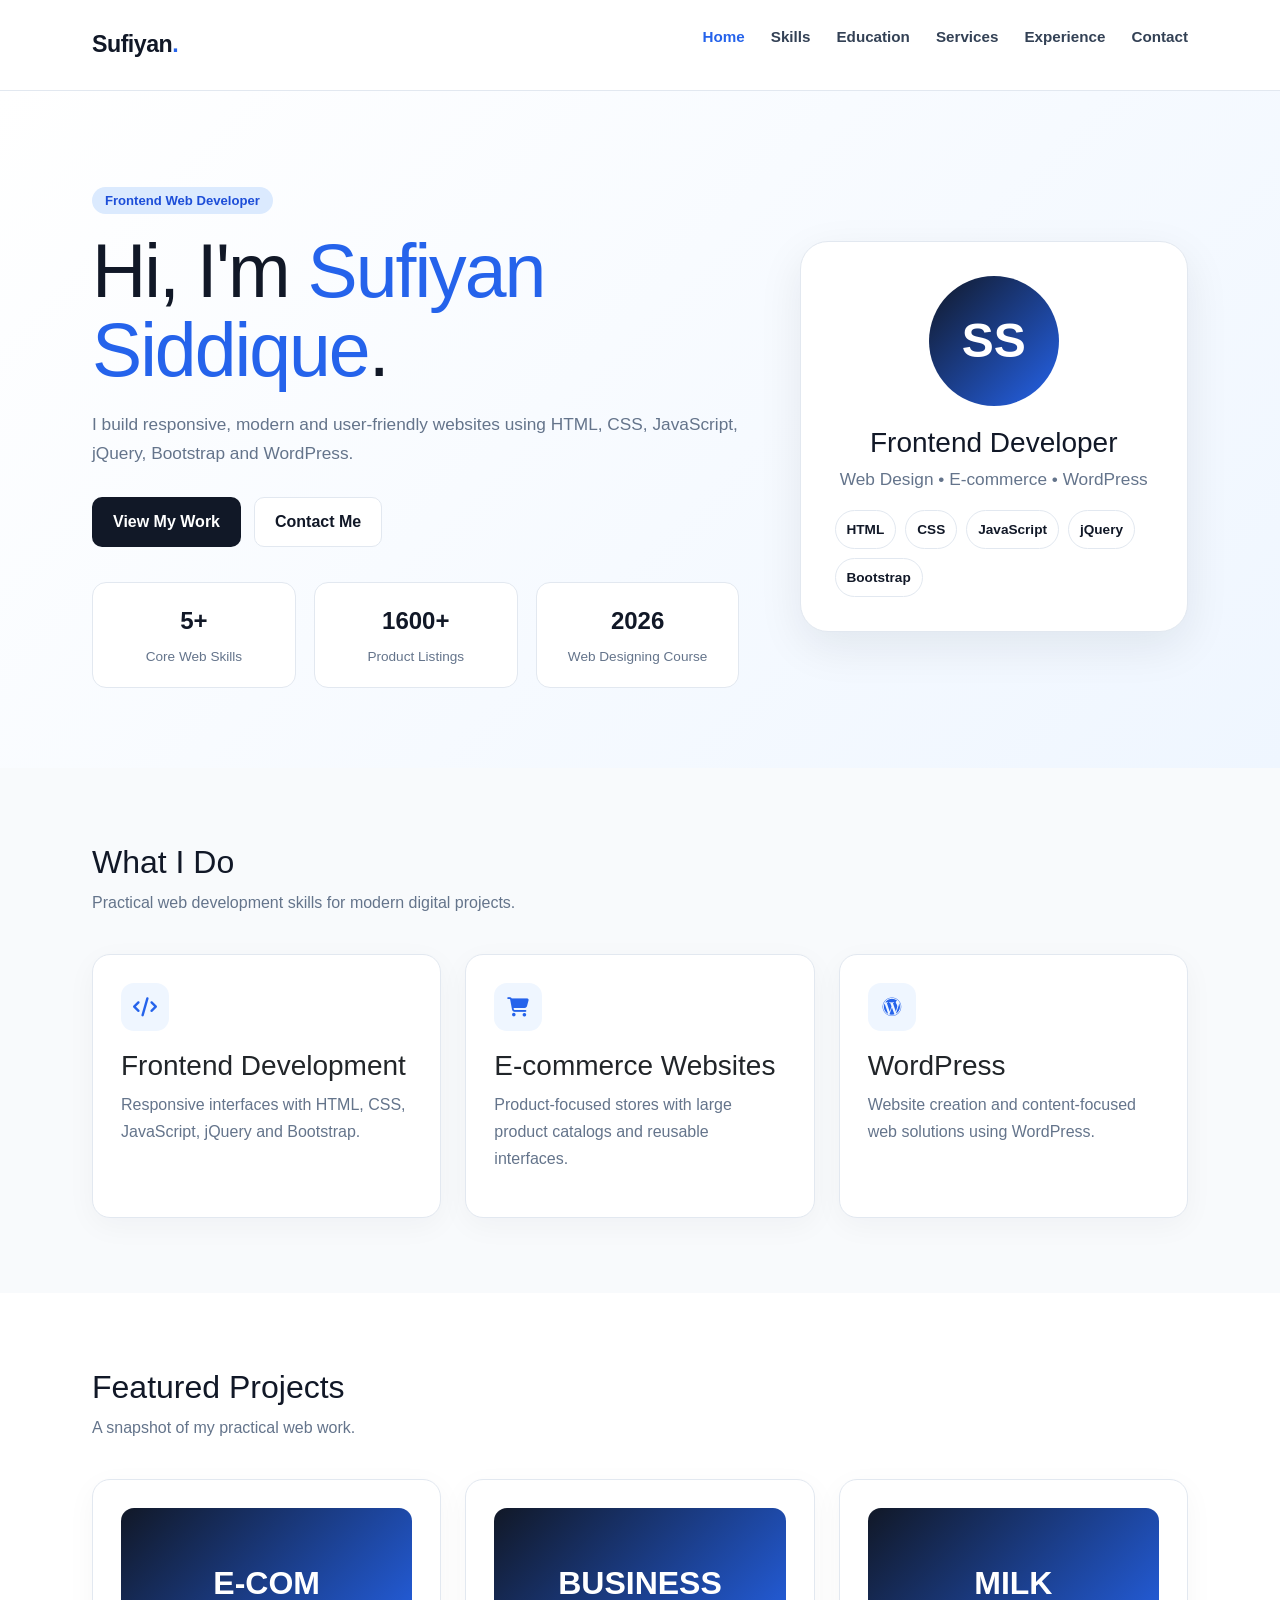
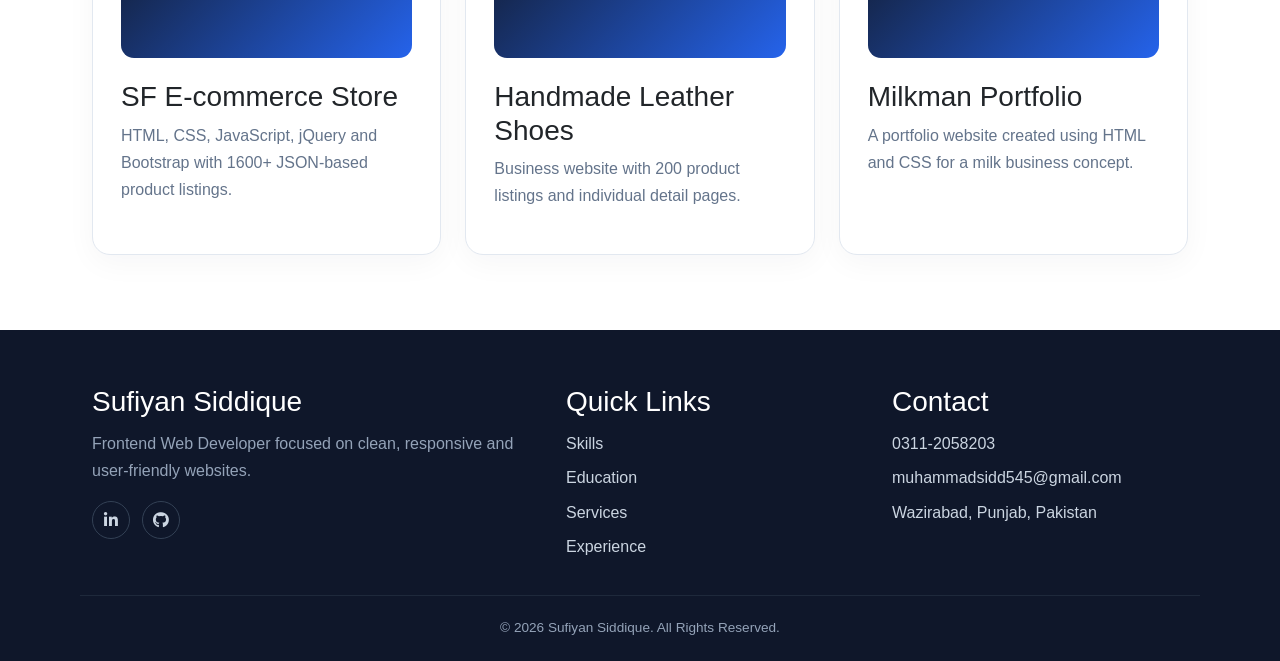
<file: index.html>
<!DOCTYPE html>
<html lang="en">
<head>
<meta charset="UTF-8">
<meta name="viewport" content="width=device-width, initial-scale=1.0">
<meta name="description" content="Sufiyan Siddique - Frontend Web Developer Portfolio">
<title>Home | Sufiyan Siddique</title>
<link rel="preconnect" href="https://fonts.googleapis.com">
<link rel="stylesheet" href="https://cdnjs.cloudflare.com/ajax/libs/font-awesome/6.7.2/css/all.min.css">
<link href="https://cdn.jsdelivr.net/npm/bootstrap@5.3.3/dist/css/bootstrap.min.css" rel="stylesheet">
<link rel="stylesheet" href="css/style.css">
</head>
<body data-page="home">
<nav class="navbar">
 <div class="container nav-inner">
  <a class="logo" href="index.html">Sufiyan<span>.</span></a>
  <button class="menu-btn" id="menuBtn" aria-label="Open menu"><i class="fa-solid fa-bars"></i></button>
  <ul class="nav-links">
   <li><a data-page="home" href="index.html">Home</a></li>
   <li><a data-page="skills" href="skills.html">Skills</a></li>
   <li><a data-page="education" href="education.html">Education</a></li>
   <li><a data-page="services" href="services.html">Services</a></li>
   <li><a data-page="experience" href="experience.html">Experience</a></li>
   <li><a data-page="contact" href="contact.html">Contact</a></li>
  </ul>
 </div>
</nav>

<main>
<section class="hero">
 <div class="container hero-grid">
  <div>
   <span class="badge">Frontend Web Developer</span>
   <h1>Hi, I'm <span>Sufiyan Siddique</span>.</h1>
   <p>I build responsive, modern and user-friendly websites using HTML, CSS, JavaScript, jQuery, Bootstrap and WordPress.</p>
   <div class="btns"><a class="btn btn-primary" href="experience.html">View My Work</a><a class="btn btn-outline" href="contact.html">Contact Me</a></div>
   <div class="quick"><div><strong>5+</strong><span>Core Web Skills</span></div><div><strong>1600+</strong><span>Product Listings</span></div><div><strong>2026</strong><span>Web Designing Course</span></div></div>
  </div>
  <div class="hero-card"><div class="avatar">SS</div><h3>Frontend Developer</h3><p>Web Design • E-commerce • WordPress</p><div class="tags"><span class="tag">HTML</span><span class="tag">CSS</span><span class="tag">JavaScript</span><span class="tag">jQuery</span><span class="tag">Bootstrap</span></div></div>
 </div>
</section>
<section class="section">
 <div class="container">
  <div class="section-title"><h2>What I Do</h2><p>Practical web development skills for modern digital projects.</p></div>
  <div class="grid-3">
   <div class="card"><div class="icon"><i class="fa-solid fa-code"></i></div><h3>Frontend Development</h3><p>Responsive interfaces with HTML, CSS, JavaScript, jQuery and Bootstrap.</p></div>
   <div class="card"><div class="icon"><i class="fa-solid fa-cart-shopping"></i></div><h3>E-commerce Websites</h3><p>Product-focused stores with large product catalogs and reusable interfaces.</p></div>
   <div class="card"><div class="icon"><i class="fa-brands fa-wordpress"></i></div><h3>WordPress</h3><p>Website creation and content-focused web solutions using WordPress.</p></div>
  </div>
 </div>
</section>
<section class="section alt">
 <div class="container">
  <div class="section-title"><h2>Featured Projects</h2><p>A snapshot of my practical web work.</p></div>
  <div class="grid-3">
   <div class="card project"><div class="project-top">E-COM</div><h3>SF E-commerce Store</h3><p>HTML, CSS, JavaScript, jQuery and Bootstrap with 1600+ JSON-based product listings.</p></div>
   <div class="card project"><div class="project-top">BUSINESS</div><h3>Handmade Leather Shoes</h3><p>Business website with 200 product listings and individual detail pages.</p></div>
   <div class="card project"><div class="project-top">MILK</div><h3>Milkman Portfolio</h3><p>A portfolio website created using HTML and CSS for a milk business concept.</p></div>
  </div>
 </div>
</section>
</main><footer class="footer">
 <div class="container footer-grid">
  <div>
   <h3>Sufiyan Siddique</h3>
   <p>Frontend Web Developer focused on clean, responsive and user-friendly websites.</p>
   <div class="social">
    <a href="https://www.linkedin.com/in/sufiyan-siddique-10466743a" target="_blank" aria-label="LinkedIn"><i class="fa-brands fa-linkedin-in"></i></a>
    <a href="https://github.com/Sufiyansiddiquemaher" target="_blank" aria-label="GitHub"><i class="fa-brands fa-github"></i></a>
   </div>
  </div>
  <div>
   <h3>Quick Links</h3>
   <div class="footer-links">
    <a href="skills.html">Skills</a><a href="education.html">Education</a><a href="services.html">Services</a><a href="experience.html">Experience</a>
   </div>
  </div>
  <div>
   <h3>Contact</h3>
   <div class="footer-links"><a href="tel:03112058203">0311-2058203</a><a href="mailto:muhammadsidd545@gmail.com">muhammadsidd545@gmail.com</a><span>Wazirabad, Punjab, Pakistan</span></div>
  </div>
 </div>
 <div class="container copyright">© <span id="year"></span> Sufiyan Siddique. All Rights Reserved.</div>
</footer>
<script src="https://code.jquery.com/jquery-3.7.1.min.js"></script>
<script src="js/script.js"></script>
</body>
</html>
</file>
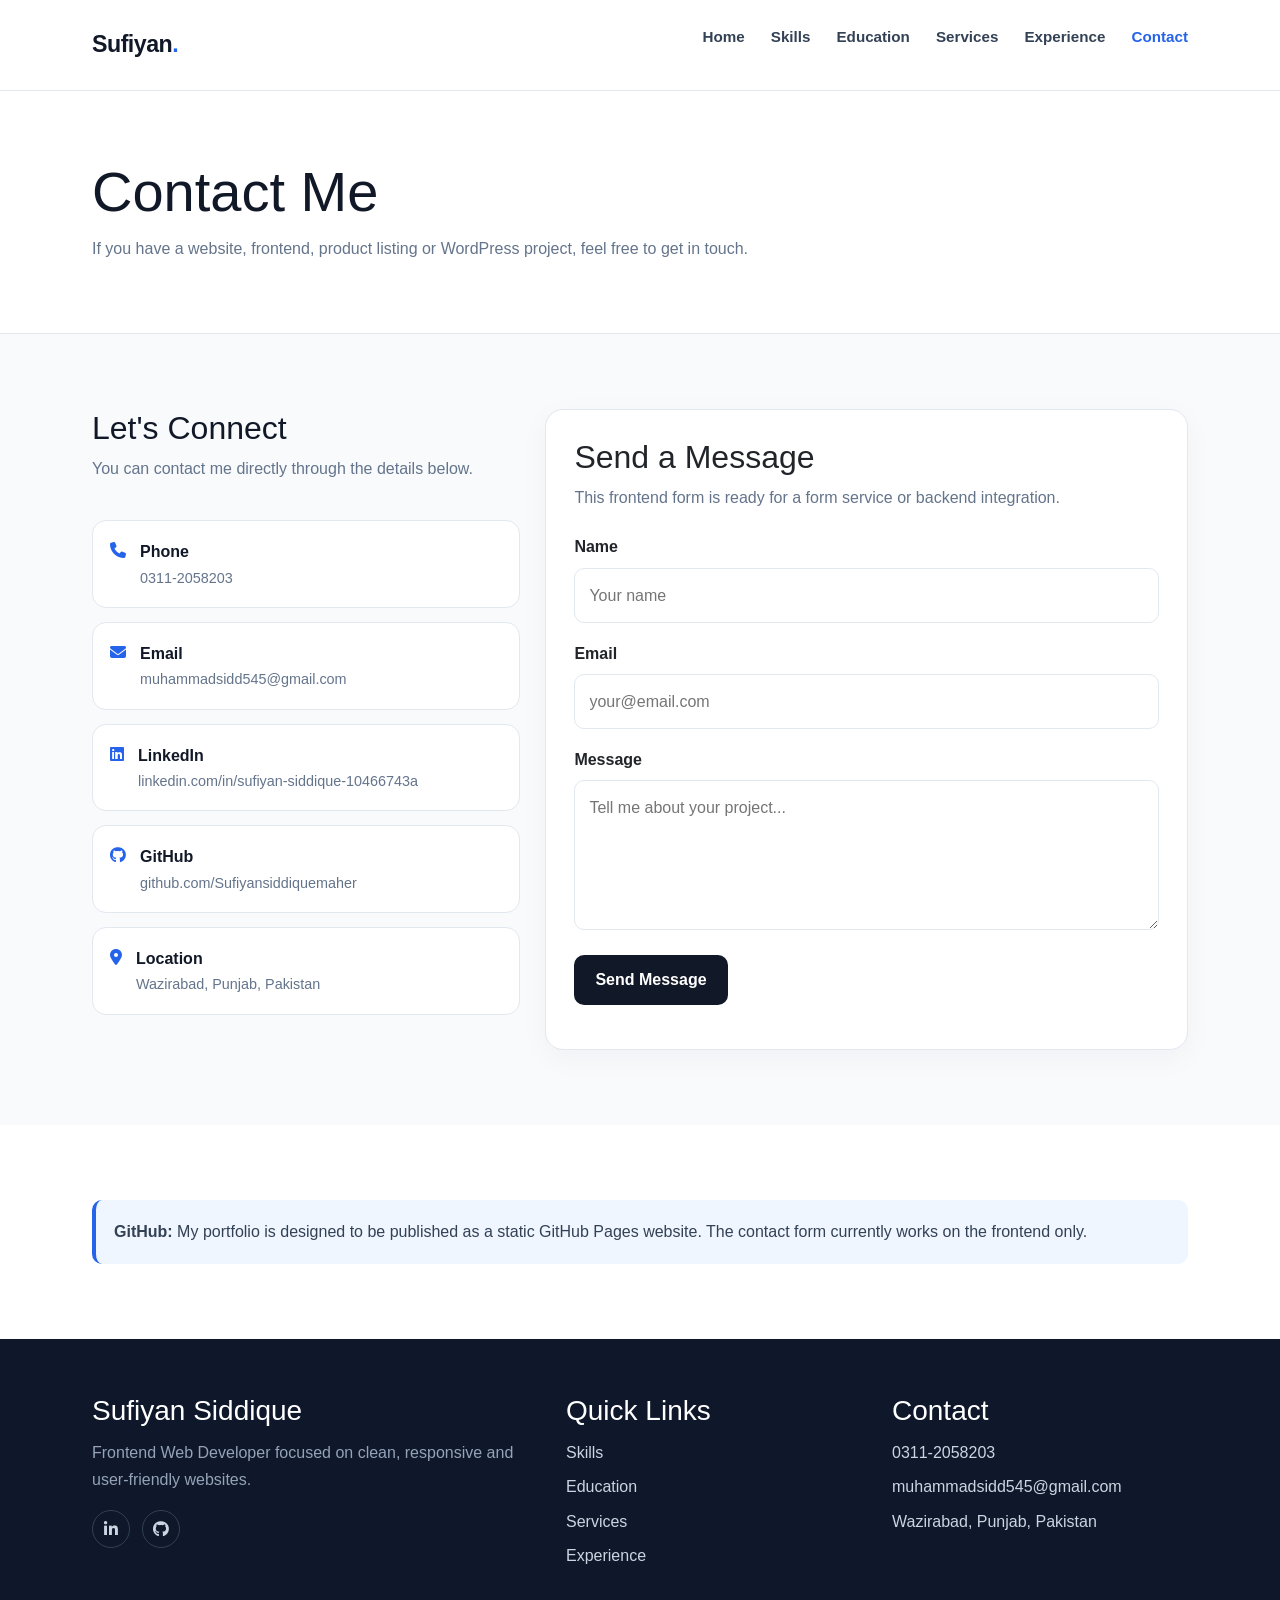
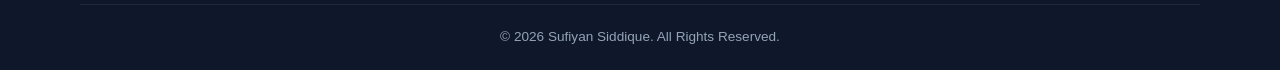
<file: contact.html>
<!DOCTYPE html>
<html lang="en">
<head>
<meta charset="UTF-8">
<meta name="viewport" content="width=device-width, initial-scale=1.0">
<meta name="description" content="Sufiyan Siddique - Frontend Web Developer Portfolio">
<title>Contact | Sufiyan Siddique</title>
<link rel="preconnect" href="https://fonts.googleapis.com">
<link rel="stylesheet" href="https://cdnjs.cloudflare.com/ajax/libs/font-awesome/6.7.2/css/all.min.css">
<link href="https://cdn.jsdelivr.net/npm/bootstrap@5.3.3/dist/css/bootstrap.min.css" rel="stylesheet">
<link rel="stylesheet" href="css/style.css">
</head>
<body data-page="contact">
<nav class="navbar">
 <div class="container nav-inner">
  <a class="logo" href="index.html">Sufiyan<span>.</span></a>
  <button class="menu-btn" id="menuBtn" aria-label="Open menu"><i class="fa-solid fa-bars"></i></button>
  <ul class="nav-links">
   <li><a data-page="home" href="index.html">Home</a></li>
   <li><a data-page="skills" href="skills.html">Skills</a></li>
   <li><a data-page="education" href="education.html">Education</a></li>
   <li><a data-page="services" href="services.html">Services</a></li>
   <li><a data-page="experience" href="experience.html">Experience</a></li>
   <li><a data-page="contact" href="contact.html">Contact</a></li>
  </ul>
 </div>
</nav>

<main>
<section class="page-head"><div class="container"><h1>Contact Me</h1><p>If you have a website, frontend, product listing or WordPress project, feel free to get in touch.</p></div></section>
<section class="section"><div class="container contact-grid">
 <div>
  <div class="section-title"><h2>Let's Connect</h2><p>You can contact me directly through the details below.</p></div>
  <div class="contact-list">
   <a class="contact-item" href="tel:03112058203"><i class="fa-solid fa-phone"></i><div><strong>Phone</strong><span>0311-2058203</span></div></a>
   <a class="contact-item" href="mailto:muhammadsidd545@gmail.com"><i class="fa-solid fa-envelope"></i><div><strong>Email</strong><span>muhammadsidd545@gmail.com</span></div></a>
   <a class="contact-item" href="https://www.linkedin.com/in/sufiyan-siddique-10466743a" target="_blank"><i class="fa-brands fa-linkedin"></i><div><strong>LinkedIn</strong><span>linkedin.com/in/sufiyan-siddique-10466743a</span></div></a>
   <a class="contact-item" href="https://github.com/Sufiyansiddiquemaher" target="_blank"><i class="fa-brands fa-github"></i><div><strong>GitHub</strong><span>github.com/Sufiyansiddiquemaher</span></div></a>
   <div class="contact-item"><i class="fa-solid fa-location-dot"></i><div><strong>Location</strong><span>Wazirabad, Punjab, Pakistan</span></div></div>
  </div>
 </div>
 <div class="card">
  <h2>Send a Message</h2><p style="color:#64748b;margin-bottom:22px">This frontend form is ready for a form service or backend integration.</p>
  <form id="contactForm">
   <div class="form-group"><label for="name">Name</label><input id="name" type="text" placeholder="Your name" required></div>
   <div class="form-group"><label for="email">Email</label><input id="email" type="email" placeholder="your@email.com" required></div>
   <div class="form-group"><label for="message">Message</label><textarea id="message" placeholder="Tell me about your project..." required></textarea></div>
   <button class="btn btn-primary" type="submit">Send Message</button>
   <p id="formMessage" style="color:#2563eb;margin-top:14px"></p>
  </form>
 </div>
</div></section>
<section class="section alt"><div class="container"><div class="notice"><strong>GitHub:</strong> My portfolio is designed to be published as a static GitHub Pages website. The contact form currently works on the frontend only.</div></div></section>
</main><footer class="footer">
 <div class="container footer-grid">
  <div>
   <h3>Sufiyan Siddique</h3>
   <p>Frontend Web Developer focused on clean, responsive and user-friendly websites.</p>
   <div class="social">
    <a href="https://www.linkedin.com/in/sufiyan-siddique-10466743a" target="_blank" aria-label="LinkedIn"><i class="fa-brands fa-linkedin-in"></i></a>
    <a href="https://github.com/Sufiyansiddiquemaher" target="_blank" aria-label="GitHub"><i class="fa-brands fa-github"></i></a>
   </div>
  </div>
  <div>
   <h3>Quick Links</h3>
   <div class="footer-links">
    <a href="skills.html">Skills</a><a href="education.html">Education</a><a href="services.html">Services</a><a href="experience.html">Experience</a>
   </div>
  </div>
  <div>
   <h3>Contact</h3>
   <div class="footer-links"><a href="tel:03112058203">0311-2058203</a><a href="mailto:muhammadsidd545@gmail.com">muhammadsidd545@gmail.com</a><span>Wazirabad, Punjab, Pakistan</span></div>
  </div>
 </div>
 <div class="container copyright">© <span id="year"></span> Sufiyan Siddique. All Rights Reserved.</div>
</footer>
<script src="https://code.jquery.com/jquery-3.7.1.min.js"></script>
<script src="js/script.js"></script>
</body>
</html>
</file>
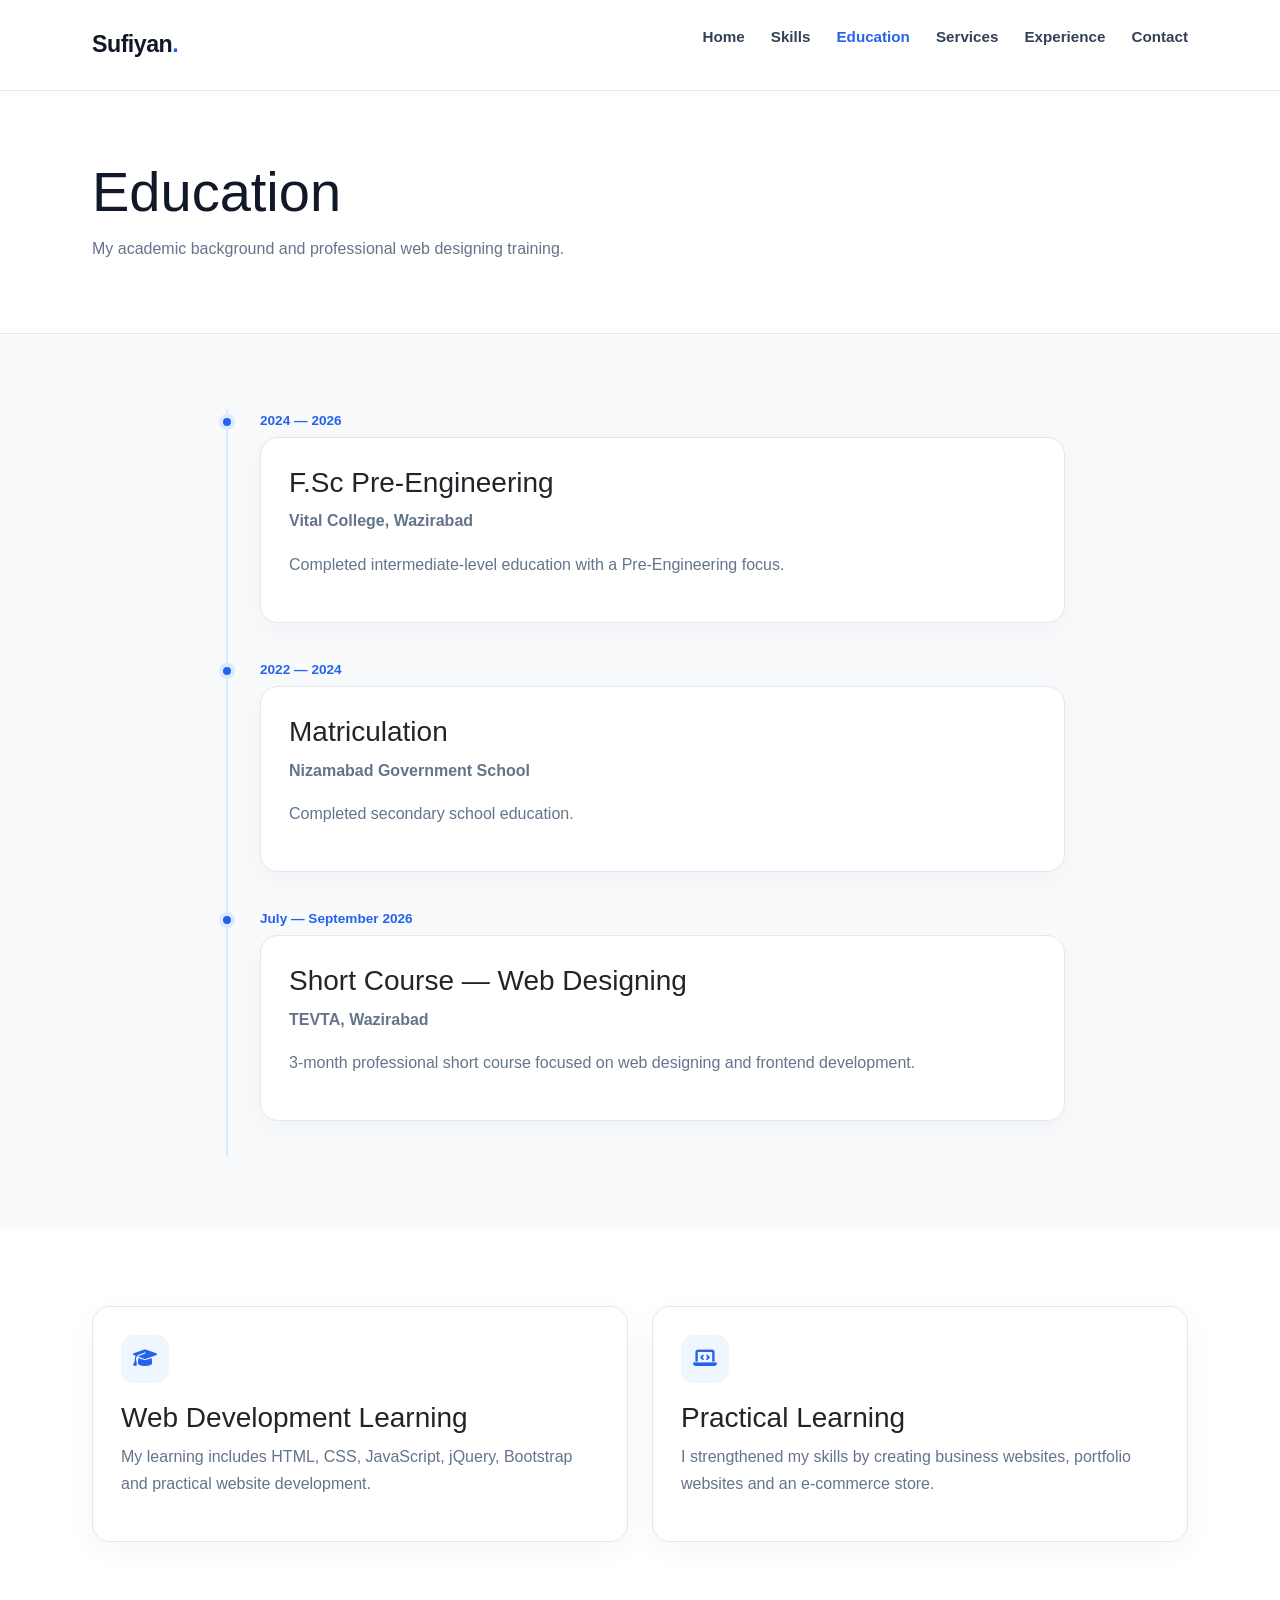
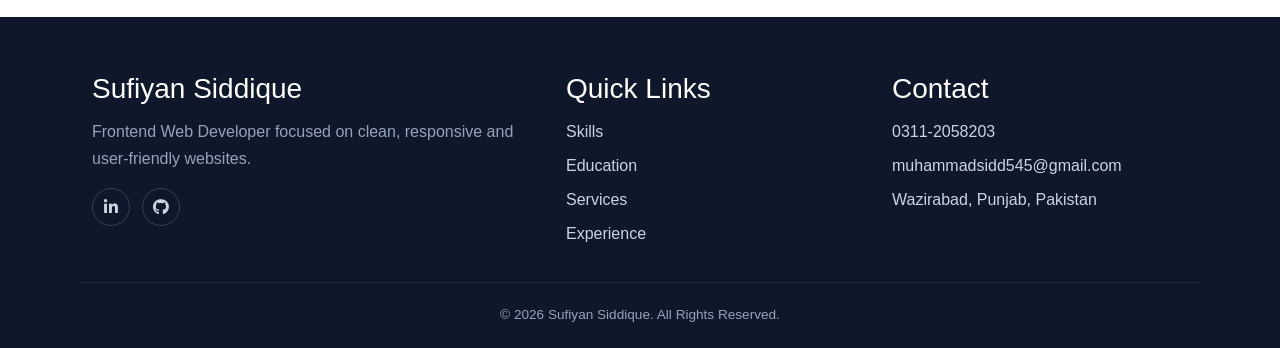
<file: education.html>
<!DOCTYPE html>
<html lang="en">
<head>
<meta charset="UTF-8">
<meta name="viewport" content="width=device-width, initial-scale=1.0">
<meta name="description" content="Sufiyan Siddique - Frontend Web Developer Portfolio">
<title>Education | Sufiyan Siddique</title>
<link rel="preconnect" href="https://fonts.googleapis.com">
<link rel="stylesheet" href="https://cdnjs.cloudflare.com/ajax/libs/font-awesome/6.7.2/css/all.min.css">
<link href="https://cdn.jsdelivr.net/npm/bootstrap@5.3.3/dist/css/bootstrap.min.css" rel="stylesheet">
<link rel="stylesheet" href="css/style.css">
</head>
<body data-page="education">
<nav class="navbar">
 <div class="container nav-inner">
  <a class="logo" href="index.html">Sufiyan<span>.</span></a>
  <button class="menu-btn" id="menuBtn" aria-label="Open menu"><i class="fa-solid fa-bars"></i></button>
  <ul class="nav-links">
   <li><a data-page="home" href="index.html">Home</a></li>
   <li><a data-page="skills" href="skills.html">Skills</a></li>
   <li><a data-page="education" href="education.html">Education</a></li>
   <li><a data-page="services" href="services.html">Services</a></li>
   <li><a data-page="experience" href="experience.html">Experience</a></li>
   <li><a data-page="contact" href="contact.html">Contact</a></li>
  </ul>
 </div>
</nav>

<main>
<section class="page-head"><div class="container"><h1>Education</h1><p>My academic background and professional web designing training.</p></div></section>
<section class="section">
 <div class="container">
  <div class="timeline">
   <div class="timeline-item"><span class="dot"></span><div class="date">2024 — 2026</div><div class="card"><h3>F.Sc Pre-Engineering</h3><p><strong>Vital College, Wazirabad</strong></p><p>Completed intermediate-level education with a Pre-Engineering focus.</p></div></div>
   <div class="timeline-item"><span class="dot"></span><div class="date">2022 — 2024</div><div class="card"><h3>Matriculation</h3><p><strong>Nizamabad Government School</strong></p><p>Completed secondary school education.</p></div></div>
   <div class="timeline-item"><span class="dot"></span><div class="date">July — September 2026</div><div class="card"><h3>Short Course — Web Designing</h3><p><strong>TEVTA, Wazirabad</strong></p><p>3-month professional short course focused on web designing and frontend development.</p></div></div>
  </div>
 </div>
</section>
<section class="section alt"><div class="container grid-2"><div class="card"><div class="icon"><i class="fa-solid fa-graduation-cap"></i></div><h3>Web Development Learning</h3><p>My learning includes HTML, CSS, JavaScript, jQuery, Bootstrap and practical website development.</p></div><div class="card"><div class="icon"><i class="fa-solid fa-laptop-code"></i></div><h3>Practical Learning</h3><p>I strengthened my skills by creating business websites, portfolio websites and an e-commerce store.</p></div></div></section>
</main><footer class="footer">
 <div class="container footer-grid">
  <div>
   <h3>Sufiyan Siddique</h3>
   <p>Frontend Web Developer focused on clean, responsive and user-friendly websites.</p>
   <div class="social">
    <a href="https://www.linkedin.com/in/sufiyan-siddique-10466743a" target="_blank" aria-label="LinkedIn"><i class="fa-brands fa-linkedin-in"></i></a>
    <a href="https://github.com/Sufiyansiddiquemaher" target="_blank" aria-label="GitHub"><i class="fa-brands fa-github"></i></a>
   </div>
  </div>
  <div>
   <h3>Quick Links</h3>
   <div class="footer-links">
    <a href="skills.html">Skills</a><a href="education.html">Education</a><a href="services.html">Services</a><a href="experience.html">Experience</a>
   </div>
  </div>
  <div>
   <h3>Contact</h3>
   <div class="footer-links"><a href="tel:03112058203">0311-2058203</a><a href="mailto:muhammadsidd545@gmail.com">muhammadsidd545@gmail.com</a><span>Wazirabad, Punjab, Pakistan</span></div>
  </div>
 </div>
 <div class="container copyright">© <span id="year"></span> Sufiyan Siddique. All Rights Reserved.</div>
</footer>
<script src="https://code.jquery.com/jquery-3.7.1.min.js"></script>
<script src="js/script.js"></script>
</body>
</html>
</file>
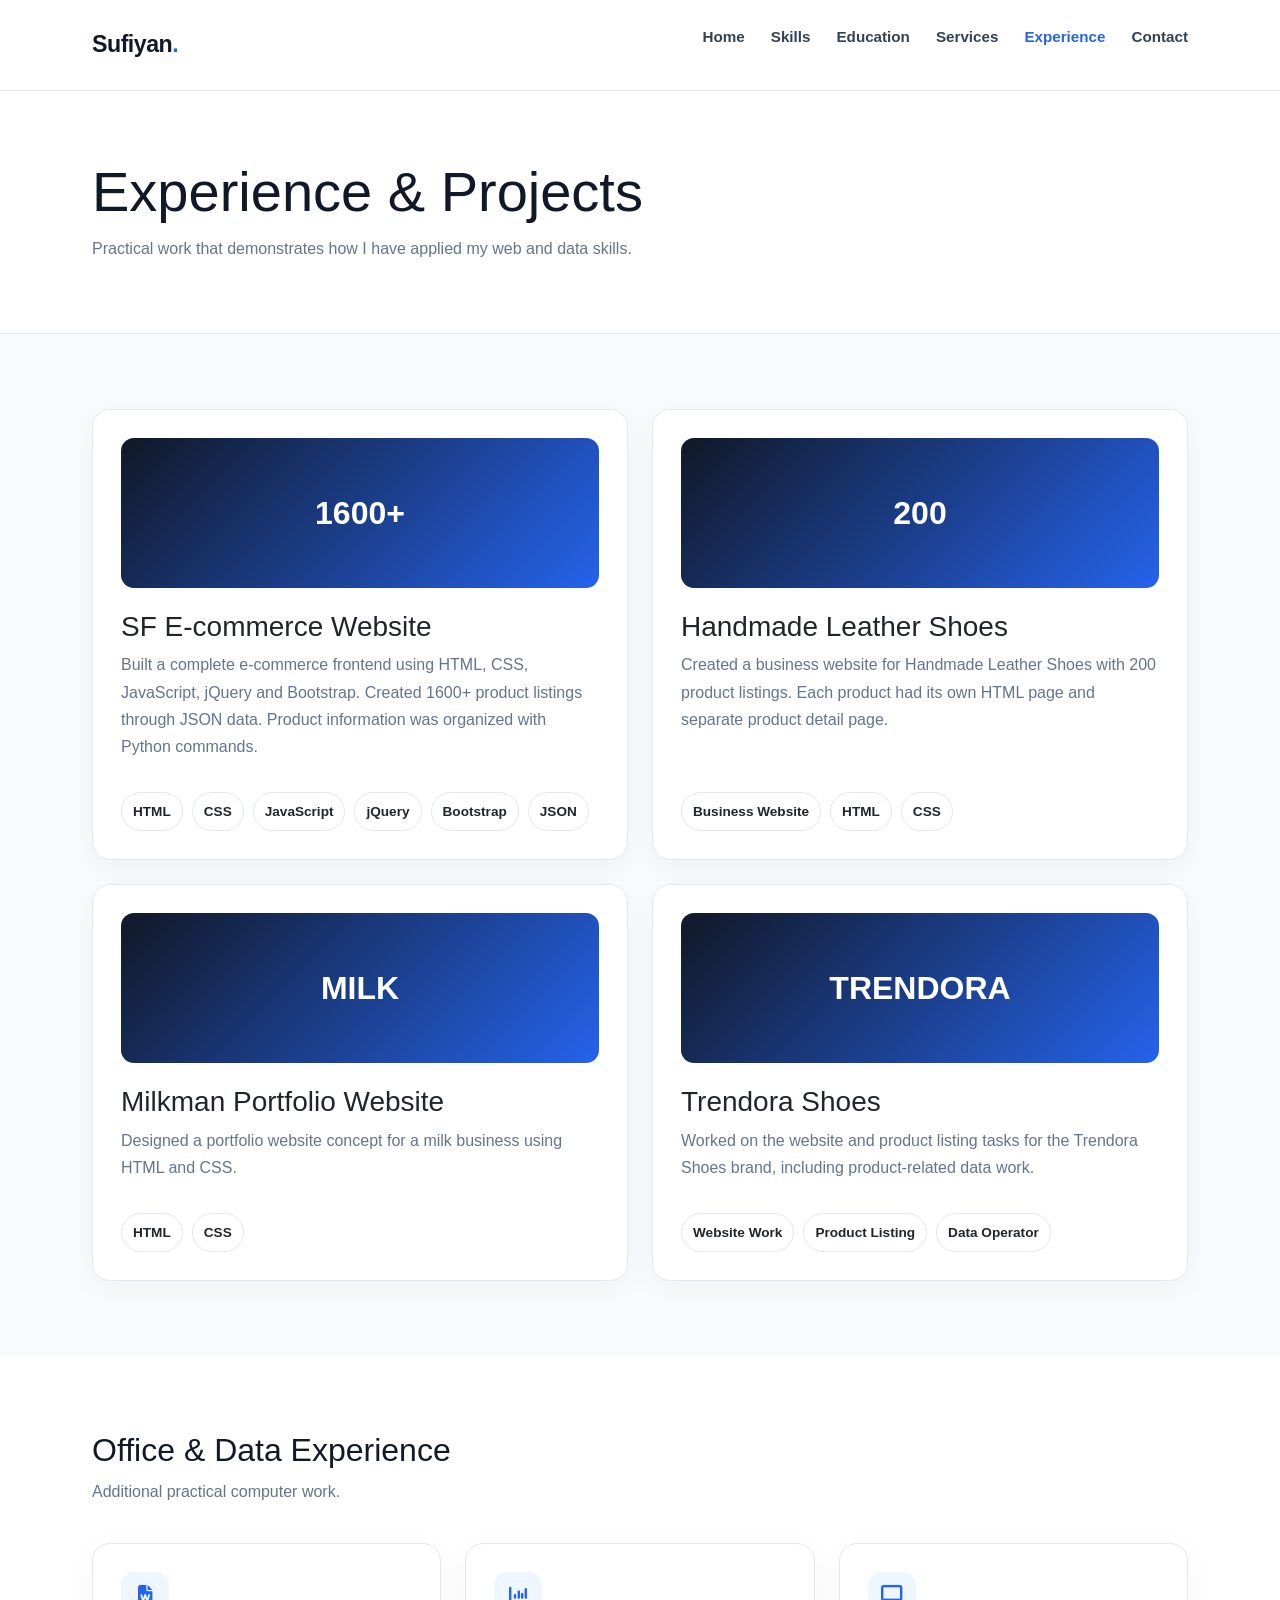
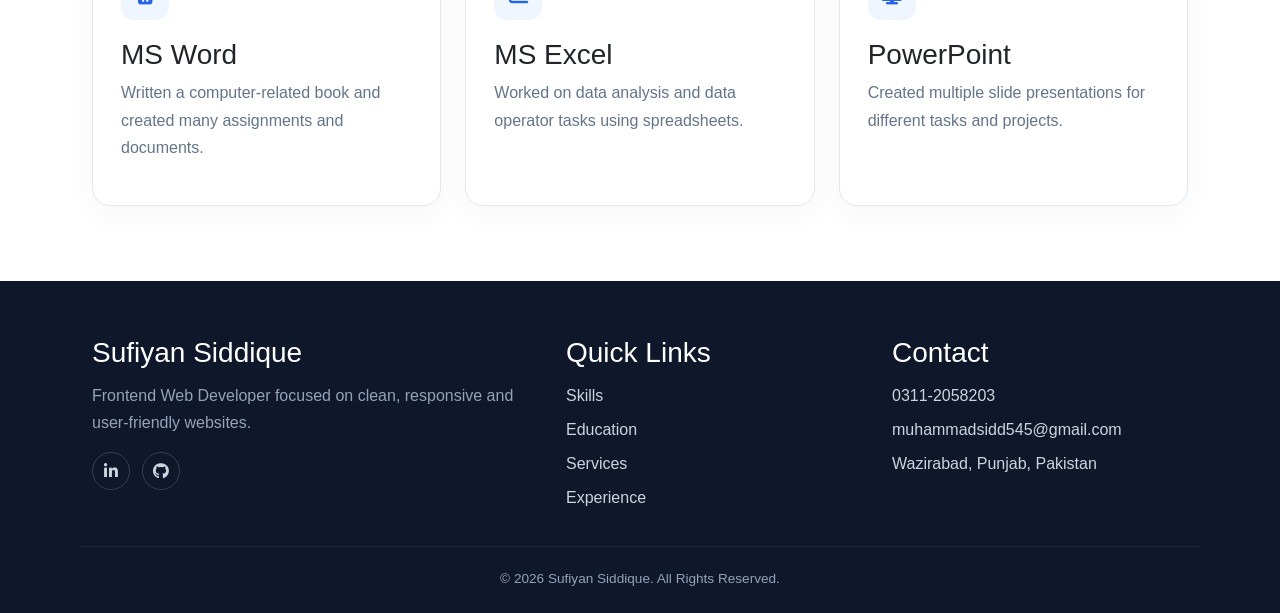
<file: experience.html>
<!DOCTYPE html>
<html lang="en">
<head>
<meta charset="UTF-8">
<meta name="viewport" content="width=device-width, initial-scale=1.0">
<meta name="description" content="Sufiyan Siddique - Frontend Web Developer Portfolio">
<title>Experience | Sufiyan Siddique</title>
<link rel="preconnect" href="https://fonts.googleapis.com">
<link rel="stylesheet" href="https://cdnjs.cloudflare.com/ajax/libs/font-awesome/6.7.2/css/all.min.css">
<link href="https://cdn.jsdelivr.net/npm/bootstrap@5.3.3/dist/css/bootstrap.min.css" rel="stylesheet">
<link rel="stylesheet" href="css/style.css">
</head>
<body data-page="experience">
<nav class="navbar">
 <div class="container nav-inner">
  <a class="logo" href="index.html">Sufiyan<span>.</span></a>
  <button class="menu-btn" id="menuBtn" aria-label="Open menu"><i class="fa-solid fa-bars"></i></button>
  <ul class="nav-links">
   <li><a data-page="home" href="index.html">Home</a></li>
   <li><a data-page="skills" href="skills.html">Skills</a></li>
   <li><a data-page="education" href="education.html">Education</a></li>
   <li><a data-page="services" href="services.html">Services</a></li>
   <li><a data-page="experience" href="experience.html">Experience</a></li>
   <li><a data-page="contact" href="contact.html">Contact</a></li>
  </ul>
 </div>
</nav>

<main>
<section class="page-head"><div class="container"><h1>Experience & Projects</h1><p>Practical work that demonstrates how I have applied my web and data skills.</p></div></section>
<section class="section"><div class="container">
 <div class="grid-2">
  <div class="card project"><div class="project-top">1600+</div><h3>SF E-commerce Website</h3><p>Built a complete e-commerce frontend using HTML, CSS, JavaScript, jQuery and Bootstrap. Created 1600+ product listings through JSON data. Product information was organized with Python commands.</p><div class="tags"><span class="tag">HTML</span><span class="tag">CSS</span><span class="tag">JavaScript</span><span class="tag">jQuery</span><span class="tag">Bootstrap</span><span class="tag">JSON</span></div></div>
  <div class="card project"><div class="project-top">200</div><h3>Handmade Leather Shoes</h3><p>Created a business website for Handmade Leather Shoes with 200 product listings. Each product had its own HTML page and separate product detail page.</p><div class="tags"><span class="tag">Business Website</span><span class="tag">HTML</span><span class="tag">CSS</span></div></div>
  <div class="card project"><div class="project-top">MILK</div><h3>Milkman Portfolio Website</h3><p>Designed a portfolio website concept for a milk business using HTML and CSS.</p><div class="tags"><span class="tag">HTML</span><span class="tag">CSS</span></div></div>
  <div class="card project"><div class="project-top">TRENDORA</div><h3>Trendora Shoes</h3><p>Worked on the website and product listing tasks for the Trendora Shoes brand, including product-related data work.</p><div class="tags"><span class="tag">Website Work</span><span class="tag">Product Listing</span><span class="tag">Data Operator</span></div></div>
 </div>
</div></section>
<section class="section alt"><div class="container"><div class="section-title"><h2>Office & Data Experience</h2><p>Additional practical computer work.</p></div><div class="grid-3"><div class="card"><div class="icon"><i class="fa-solid fa-file-word"></i></div><h3>MS Word</h3><p>Written a computer-related book and created many assignments and documents.</p></div><div class="card"><div class="icon"><i class="fa-solid fa-chart-column"></i></div><h3>MS Excel</h3><p>Worked on data analysis and data operator tasks using spreadsheets.</p></div><div class="card"><div class="icon"><i class="fa-solid fa-display"></i></div><h3>PowerPoint</h3><p>Created multiple slide presentations for different tasks and projects.</p></div></div></div></section>
</main><footer class="footer">
 <div class="container footer-grid">
  <div>
   <h3>Sufiyan Siddique</h3>
   <p>Frontend Web Developer focused on clean, responsive and user-friendly websites.</p>
   <div class="social">
    <a href="https://www.linkedin.com/in/sufiyan-siddique-10466743a" target="_blank" aria-label="LinkedIn"><i class="fa-brands fa-linkedin-in"></i></a>
    <a href="https://github.com/Sufiyansiddiquemaher" target="_blank" aria-label="GitHub"><i class="fa-brands fa-github"></i></a>
   </div>
  </div>
  <div>
   <h3>Quick Links</h3>
   <div class="footer-links">
    <a href="skills.html">Skills</a><a href="education.html">Education</a><a href="services.html">Services</a><a href="experience.html">Experience</a>
   </div>
  </div>
  <div>
   <h3>Contact</h3>
   <div class="footer-links"><a href="tel:03112058203">0311-2058203</a><a href="mailto:muhammadsidd545@gmail.com">muhammadsidd545@gmail.com</a><span>Wazirabad, Punjab, Pakistan</span></div>
  </div>
 </div>
 <div class="container copyright">© <span id="year"></span> Sufiyan Siddique. All Rights Reserved.</div>
</footer>
<script src="https://code.jquery.com/jquery-3.7.1.min.js"></script>
<script src="js/script.js"></script>
</body>
</html>
</file>
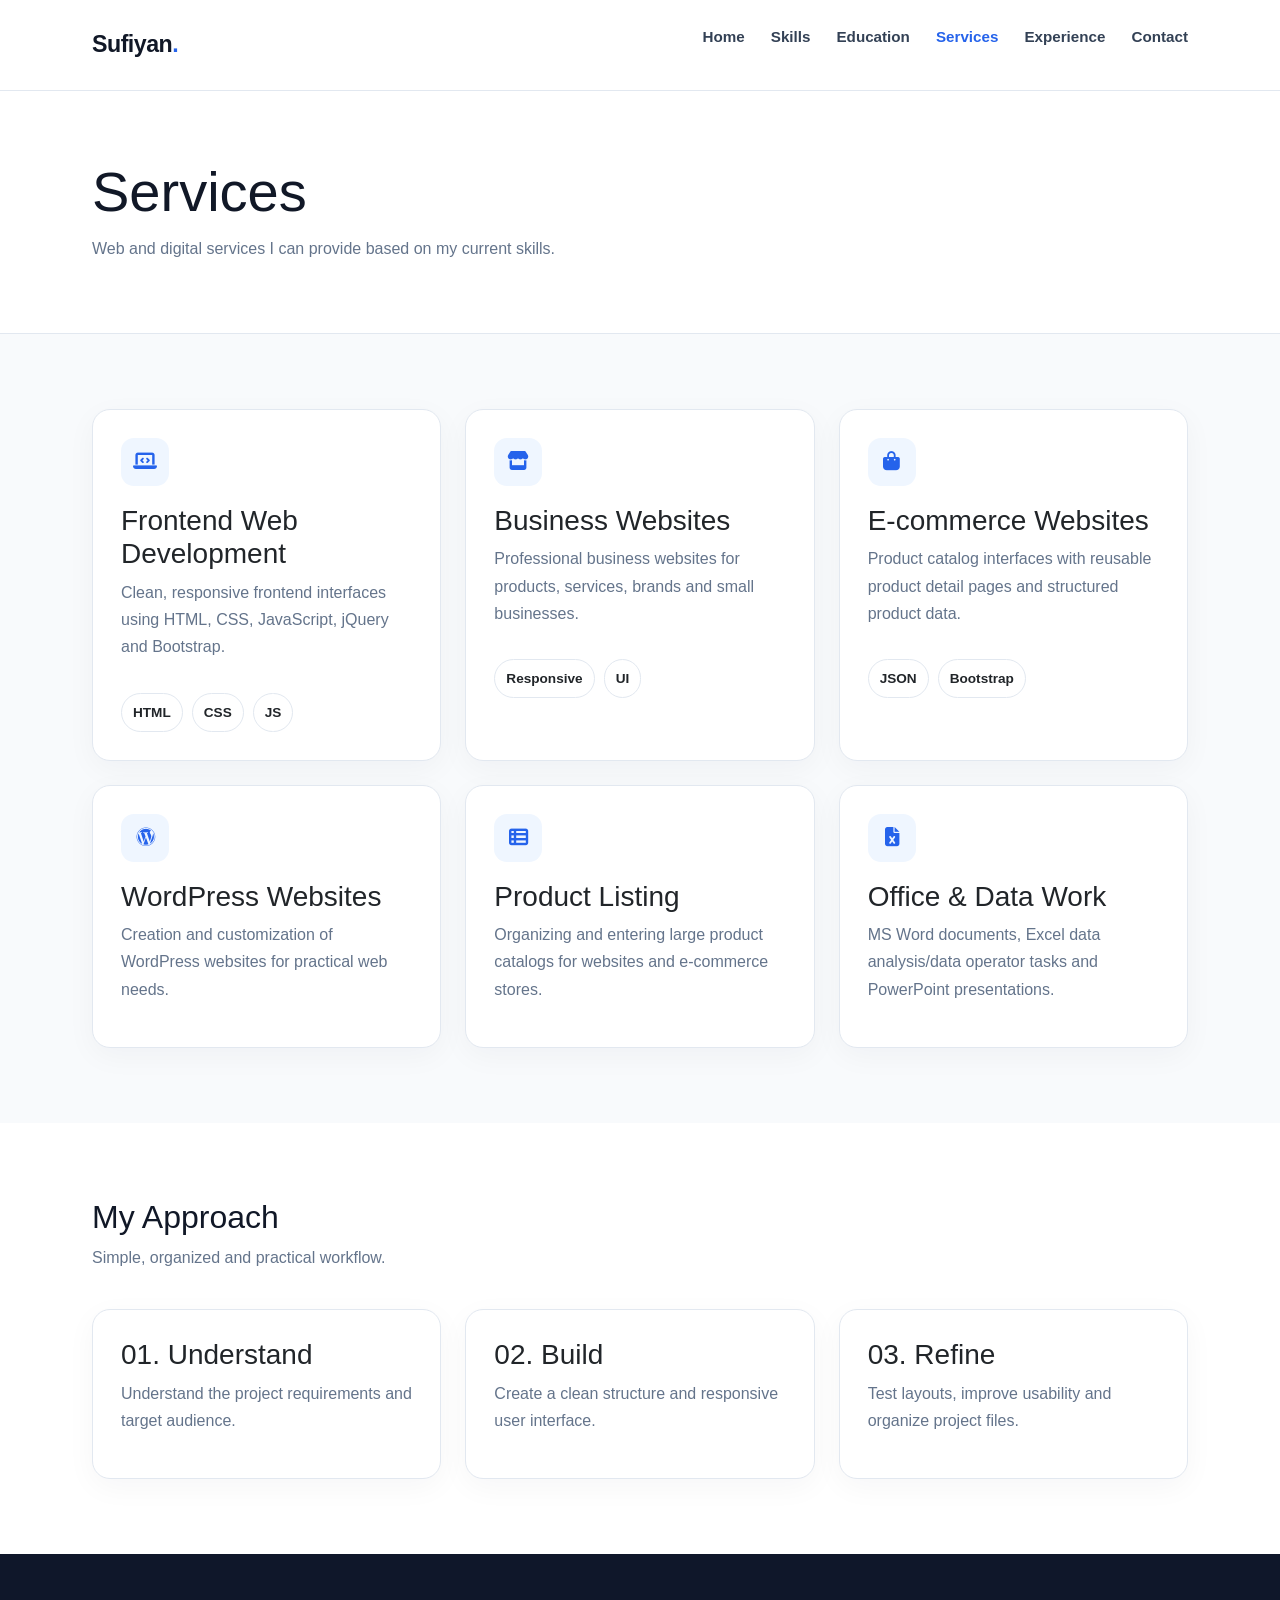
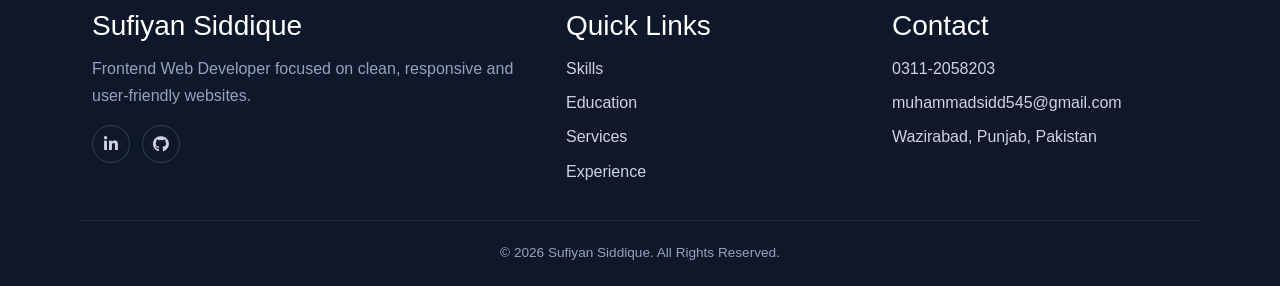
<file: services.html>
<!DOCTYPE html>
<html lang="en">
<head>
<meta charset="UTF-8">
<meta name="viewport" content="width=device-width, initial-scale=1.0">
<meta name="description" content="Sufiyan Siddique - Frontend Web Developer Portfolio">
<title>Services | Sufiyan Siddique</title>
<link rel="preconnect" href="https://fonts.googleapis.com">
<link rel="stylesheet" href="https://cdnjs.cloudflare.com/ajax/libs/font-awesome/6.7.2/css/all.min.css">
<link href="https://cdn.jsdelivr.net/npm/bootstrap@5.3.3/dist/css/bootstrap.min.css" rel="stylesheet">
<link rel="stylesheet" href="css/style.css">
</head>
<body data-page="services">
<nav class="navbar">
 <div class="container nav-inner">
  <a class="logo" href="index.html">Sufiyan<span>.</span></a>
  <button class="menu-btn" id="menuBtn" aria-label="Open menu"><i class="fa-solid fa-bars"></i></button>
  <ul class="nav-links">
   <li><a data-page="home" href="index.html">Home</a></li>
   <li><a data-page="skills" href="skills.html">Skills</a></li>
   <li><a data-page="education" href="education.html">Education</a></li>
   <li><a data-page="services" href="services.html">Services</a></li>
   <li><a data-page="experience" href="experience.html">Experience</a></li>
   <li><a data-page="contact" href="contact.html">Contact</a></li>
  </ul>
 </div>
</nav>

<main>
<section class="page-head"><div class="container"><h1>Services</h1><p>Web and digital services I can provide based on my current skills.</p></div></section>
<section class="section"><div class="container grid-3">
 <div class="card"><div class="icon"><i class="fa-solid fa-laptop-code"></i></div><h3>Frontend Web Development</h3><p>Clean, responsive frontend interfaces using HTML, CSS, JavaScript, jQuery and Bootstrap.</p><div class="tags"><span class="tag">HTML</span><span class="tag">CSS</span><span class="tag">JS</span></div></div>
 <div class="card"><div class="icon"><i class="fa-solid fa-store"></i></div><h3>Business Websites</h3><p>Professional business websites for products, services, brands and small businesses.</p><div class="tags"><span class="tag">Responsive</span><span class="tag">UI</span></div></div>
 <div class="card"><div class="icon"><i class="fa-solid fa-bag-shopping"></i></div><h3>E-commerce Websites</h3><p>Product catalog interfaces with reusable product detail pages and structured product data.</p><div class="tags"><span class="tag">JSON</span><span class="tag">Bootstrap</span></div></div>
 <div class="card"><div class="icon"><i class="fa-brands fa-wordpress"></i></div><h3>WordPress Websites</h3><p>Creation and customization of WordPress websites for practical web needs.</p></div>
 <div class="card"><div class="icon"><i class="fa-solid fa-table-list"></i></div><h3>Product Listing</h3><p>Organizing and entering large product catalogs for websites and e-commerce stores.</p></div>
 <div class="card"><div class="icon"><i class="fa-solid fa-file-excel"></i></div><h3>Office & Data Work</h3><p>MS Word documents, Excel data analysis/data operator tasks and PowerPoint presentations.</p></div>
</div></section>
<section class="section alt"><div class="container"><div class="section-title"><h2>My Approach</h2><p>Simple, organized and practical workflow.</p></div><div class="grid-3"><div class="card"><h3>01. Understand</h3><p>Understand the project requirements and target audience.</p></div><div class="card"><h3>02. Build</h3><p>Create a clean structure and responsive user interface.</p></div><div class="card"><h3>03. Refine</h3><p>Test layouts, improve usability and organize project files.</p></div></div></div></section>
</main><footer class="footer">
 <div class="container footer-grid">
  <div>
   <h3>Sufiyan Siddique</h3>
   <p>Frontend Web Developer focused on clean, responsive and user-friendly websites.</p>
   <div class="social">
    <a href="https://www.linkedin.com/in/sufiyan-siddique-10466743a" target="_blank" aria-label="LinkedIn"><i class="fa-brands fa-linkedin-in"></i></a>
    <a href="https://github.com/Sufiyansiddiquemaher" target="_blank" aria-label="GitHub"><i class="fa-brands fa-github"></i></a>
   </div>
  </div>
  <div>
   <h3>Quick Links</h3>
   <div class="footer-links">
    <a href="skills.html">Skills</a><a href="education.html">Education</a><a href="services.html">Services</a><a href="experience.html">Experience</a>
   </div>
  </div>
  <div>
   <h3>Contact</h3>
   <div class="footer-links"><a href="tel:03112058203">0311-2058203</a><a href="mailto:muhammadsidd545@gmail.com">muhammadsidd545@gmail.com</a><span>Wazirabad, Punjab, Pakistan</span></div>
  </div>
 </div>
 <div class="container copyright">© <span id="year"></span> Sufiyan Siddique. All Rights Reserved.</div>
</footer>
<script src="https://code.jquery.com/jquery-3.7.1.min.js"></script>
<script src="js/script.js"></script>
</body>
</html>
</file>
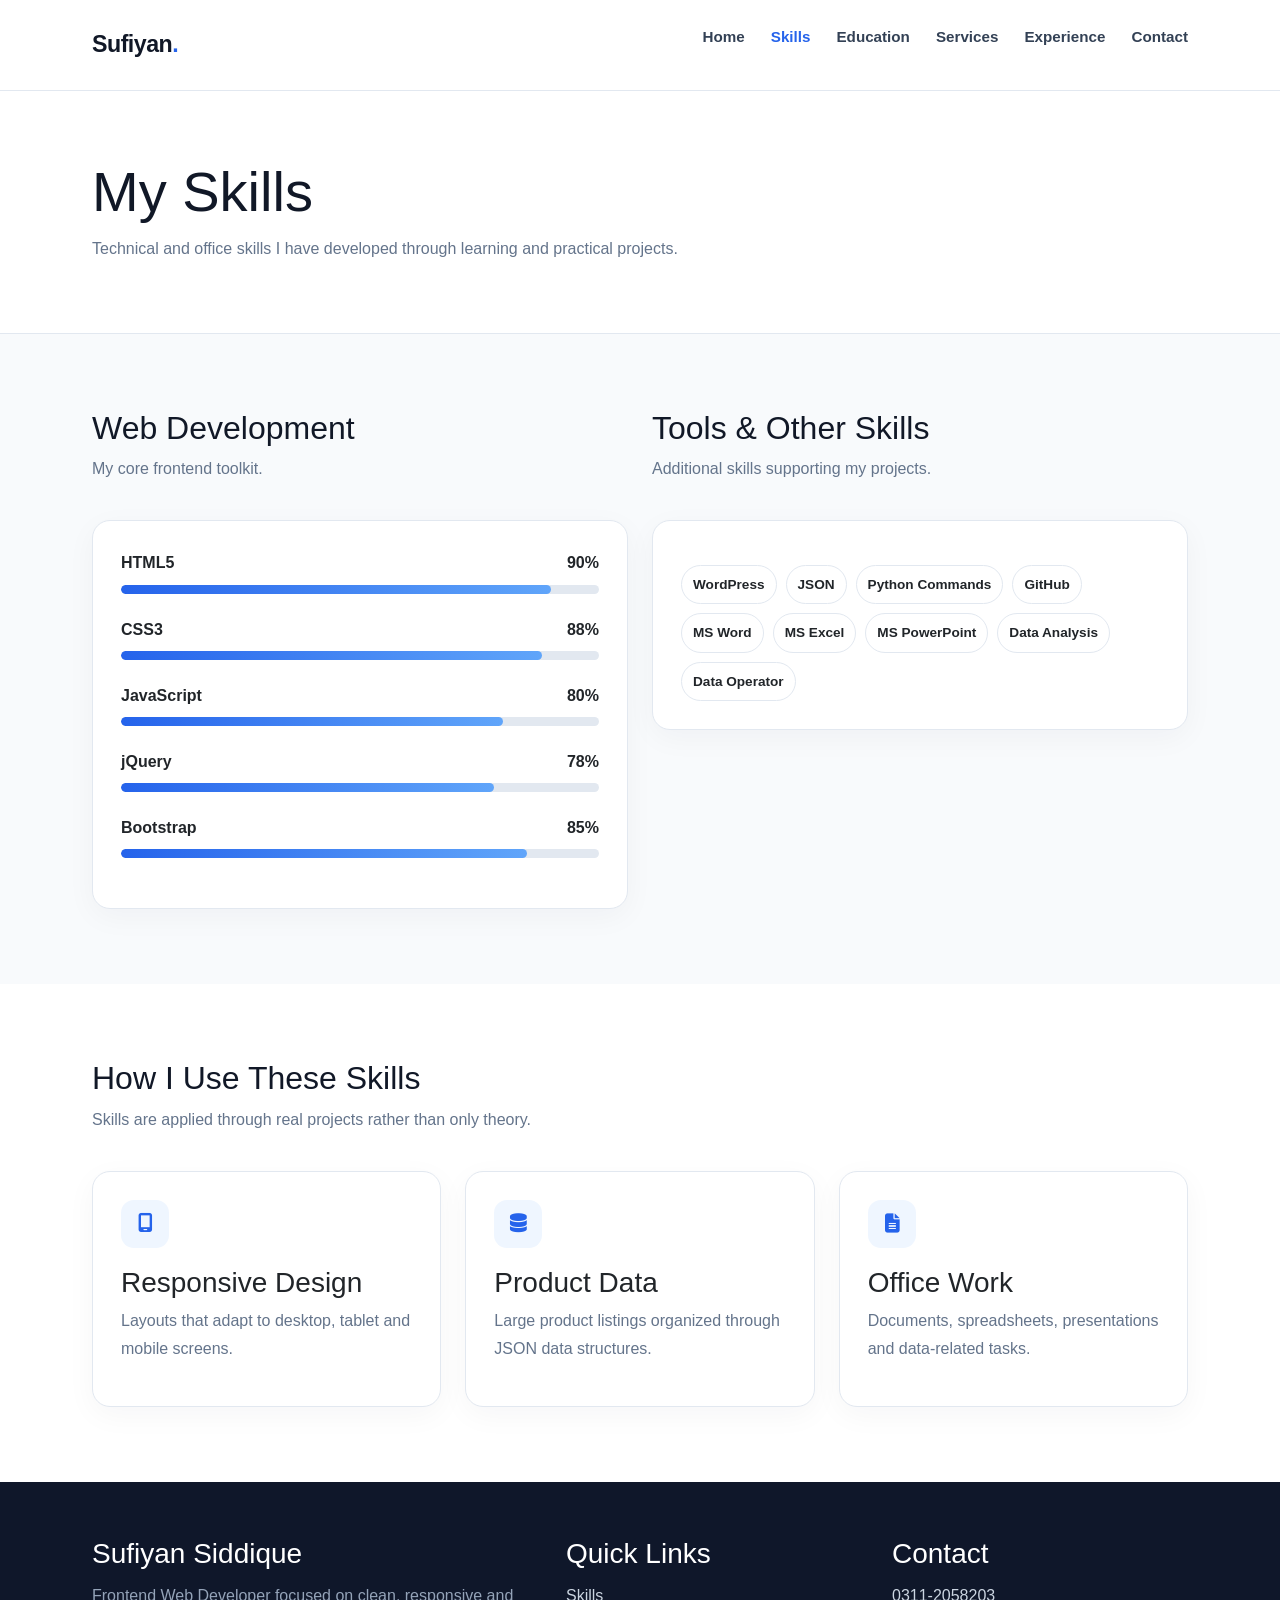
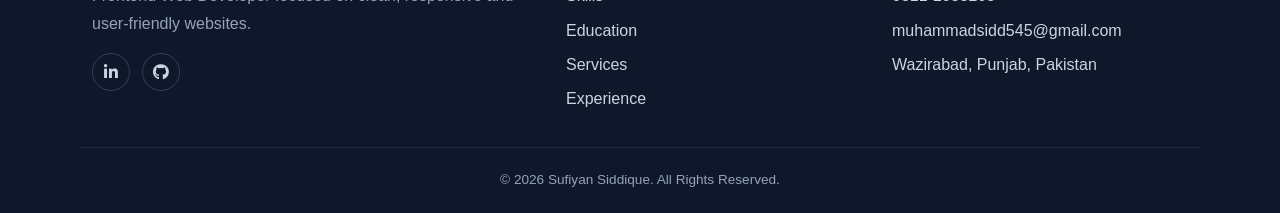
<file: skills.html>
<!DOCTYPE html>
<html lang="en">
<head>
<meta charset="UTF-8">
<meta name="viewport" content="width=device-width, initial-scale=1.0">
<meta name="description" content="Sufiyan Siddique - Frontend Web Developer Portfolio">
<title>Skills | Sufiyan Siddique</title>
<link rel="preconnect" href="https://fonts.googleapis.com">
<link rel="stylesheet" href="https://cdnjs.cloudflare.com/ajax/libs/font-awesome/6.7.2/css/all.min.css">
<link href="https://cdn.jsdelivr.net/npm/bootstrap@5.3.3/dist/css/bootstrap.min.css" rel="stylesheet">
<link rel="stylesheet" href="css/style.css">
</head>
<body data-page="skills">
<nav class="navbar">
 <div class="container nav-inner">
  <a class="logo" href="index.html">Sufiyan<span>.</span></a>
  <button class="menu-btn" id="menuBtn" aria-label="Open menu"><i class="fa-solid fa-bars"></i></button>
  <ul class="nav-links">
   <li><a data-page="home" href="index.html">Home</a></li>
   <li><a data-page="skills" href="skills.html">Skills</a></li>
   <li><a data-page="education" href="education.html">Education</a></li>
   <li><a data-page="services" href="services.html">Services</a></li>
   <li><a data-page="experience" href="experience.html">Experience</a></li>
   <li><a data-page="contact" href="contact.html">Contact</a></li>
  </ul>
 </div>
</nav>

<main>
<section class="page-head"><div class="container"><h1>My Skills</h1><p>Technical and office skills I have developed through learning and practical projects.</p></div></section>
<section class="section">
 <div class="container grid-2">
  <div>
   <div class="section-title"><h2>Web Development</h2><p>My core frontend toolkit.</p></div>
   <div class="card">
    <div class="skill"><div class="skill-top"><span>HTML5</span><span>90%</span></div><div class="bar"><span style="width:90%"></span></div></div>
    <div class="skill"><div class="skill-top"><span>CSS3</span><span>88%</span></div><div class="bar"><span style="width:88%"></span></div></div>
    <div class="skill"><div class="skill-top"><span>JavaScript</span><span>80%</span></div><div class="bar"><span style="width:80%"></span></div></div>
    <div class="skill"><div class="skill-top"><span>jQuery</span><span>78%</span></div><div class="bar"><span style="width:78%"></span></div></div>
    <div class="skill"><div class="skill-top"><span>Bootstrap</span><span>85%</span></div><div class="bar"><span style="width:85%"></span></div></div>
   </div>
  </div>
  <div>
   <div class="section-title"><h2>Tools & Other Skills</h2><p>Additional skills supporting my projects.</p></div>
   <div class="card"><div class="tags"><span class="tag">WordPress</span><span class="tag">JSON</span><span class="tag">Python Commands</span><span class="tag">GitHub</span><span class="tag">MS Word</span><span class="tag">MS Excel</span><span class="tag">MS PowerPoint</span><span class="tag">Data Analysis</span><span class="tag">Data Operator</span></div></div>
  </div>
 </div>
</section>
<section class="section alt"><div class="container"><div class="section-title"><h2>How I Use These Skills</h2><p>Skills are applied through real projects rather than only theory.</p></div><div class="grid-3"><div class="card"><div class="icon"><i class="fa-solid fa-mobile-screen"></i></div><h3>Responsive Design</h3><p>Layouts that adapt to desktop, tablet and mobile screens.</p></div><div class="card"><div class="icon"><i class="fa-solid fa-database"></i></div><h3>Product Data</h3><p>Large product listings organized through JSON data structures.</p></div><div class="card"><div class="icon"><i class="fa-solid fa-file-lines"></i></div><h3>Office Work</h3><p>Documents, spreadsheets, presentations and data-related tasks.</p></div></div></div></section>
</main><footer class="footer">
 <div class="container footer-grid">
  <div>
   <h3>Sufiyan Siddique</h3>
   <p>Frontend Web Developer focused on clean, responsive and user-friendly websites.</p>
   <div class="social">
    <a href="https://www.linkedin.com/in/sufiyan-siddique-10466743a" target="_blank" aria-label="LinkedIn"><i class="fa-brands fa-linkedin-in"></i></a>
    <a href="https://github.com/Sufiyansiddiquemaher" target="_blank" aria-label="GitHub"><i class="fa-brands fa-github"></i></a>
   </div>
  </div>
  <div>
   <h3>Quick Links</h3>
   <div class="footer-links">
    <a href="skills.html">Skills</a><a href="education.html">Education</a><a href="services.html">Services</a><a href="experience.html">Experience</a>
   </div>
  </div>
  <div>
   <h3>Contact</h3>
   <div class="footer-links"><a href="tel:03112058203">0311-2058203</a><a href="mailto:muhammadsidd545@gmail.com">muhammadsidd545@gmail.com</a><span>Wazirabad, Punjab, Pakistan</span></div>
  </div>
 </div>
 <div class="container copyright">© <span id="year"></span> Sufiyan Siddique. All Rights Reserved.</div>
</footer>
<script src="https://code.jquery.com/jquery-3.7.1.min.js"></script>
<script src="js/script.js"></script>
</body>
</html>
</file>
<file: css/style.css>
:root{
  --primary:#111827;
  --secondary:#2563eb;
  --accent:#d4a373;
  --light:#f8fafc;
  --muted:#64748b;
  --white:#ffffff;
  --border:#e2e8f0;
  --shadow:0 15px 45px rgba(15,23,42,.08);
  --radius:18px;
}
*{margin:0;padding:0;box-sizing:border-box}
html{scroll-behavior:smooth}
body{font-family:Arial,Helvetica,sans-serif;color:var(--primary);background:var(--light);line-height:1.7}
a{text-decoration:none;color:inherit}
img{max-width:100%;display:block}
.container{width:min(1120px,92%);margin:auto}
.navbar{position:sticky;top:0;z-index:1000;background:rgba(255,255,255,.95);backdrop-filter:blur(12px);border-bottom:1px solid var(--border)}
.nav-inner{min-height:74px;display:flex;align-items:center;justify-content:space-between;gap:20px}
.logo{font-size:1.45rem;font-weight:800;letter-spacing:-.5px}
.logo span{color:var(--secondary)}
.nav-links{display:flex;align-items:center;gap:26px;list-style:none}
.nav-links a{font-size:.95rem;font-weight:600;color:#334155;transition:.25s}
.nav-links a:hover,.nav-links a.active{color:var(--secondary)}
.menu-btn{display:none;border:0;background:none;font-size:1.5rem;cursor:pointer}
.hero{padding:95px 0 80px;background:linear-gradient(135deg,#fff 0%,#eff6ff 100%)}
.hero-grid{display:grid;grid-template-columns:1.25fr .75fr;gap:60px;align-items:center}
.badge{display:inline-flex;padding:7px 13px;border-radius:999px;background:#dbeafe;color:#1d4ed8;font-size:.82rem;font-weight:700;margin-bottom:18px}
.hero h1{font-size:clamp(2.6rem,6vw,4.7rem);line-height:1.05;letter-spacing:-2px;margin-bottom:20px}
.hero h1 span{color:var(--secondary)}
.hero p{font-size:1.08rem;color:var(--muted);max-width:650px}
.btns{display:flex;gap:13px;flex-wrap:wrap;margin-top:28px}
.btn{display:inline-flex;align-items:center;justify-content:center;padding:12px 20px;border-radius:10px;font-weight:700;border:1px solid transparent;transition:.25s}
.btn-primary{background:var(--primary);color:#fff}
.btn-primary:hover{transform:translateY(-2px);background:#000}
.btn-outline{border-color:var(--border);background:#fff;color:var(--primary)}
.btn-outline:hover{border-color:var(--secondary);color:var(--secondary)}
.hero-card{background:#fff;border:1px solid var(--border);border-radius:28px;padding:34px;box-shadow:var(--shadow)}
.avatar{width:130px;height:130px;border-radius:50%;margin:0 auto 20px;background:linear-gradient(135deg,#111827,#2563eb);display:grid;place-items:center;color:#fff;font-size:3rem;font-weight:800}
.hero-card h3{text-align:center;margin-bottom:5px}.hero-card p{text-align:center;color:var(--muted)}
.quick{display:grid;grid-template-columns:repeat(3,1fr);gap:18px;margin-top:35px}
.quick div{padding:18px;background:#fff;border:1px solid var(--border);border-radius:14px;text-align:center}
.quick strong{display:block;font-size:1.5rem}.quick span{color:var(--muted);font-size:.85rem}
.page-head{padding:70px 0 55px;background:#fff;border-bottom:1px solid var(--border)}
.page-head h1{font-size:clamp(2.2rem,5vw,3.5rem);line-height:1.1;margin-bottom:12px}
.page-head p{color:var(--muted);max-width:720px}
.section{padding:75px 0}
.section.alt{background:#fff}
.section-title{margin-bottom:38px}.section-title h2{font-size:2rem;line-height:1.2}.section-title p{color:var(--muted);margin-top:8px}
.grid-2{display:grid;grid-template-columns:repeat(2,1fr);gap:24px}
.grid-3{display:grid;grid-template-columns:repeat(3,1fr);gap:24px}
.card{background:#fff;border:1px solid var(--border);border-radius:var(--radius);padding:28px;box-shadow:0 8px 30px rgba(15,23,42,.04)}
.card h3{margin-bottom:8px}.card p{color:var(--muted)}
.icon{width:48px;height:48px;border-radius:13px;background:#eff6ff;color:var(--secondary);display:grid;place-items:center;font-size:1.2rem;margin-bottom:18px}
.skill{margin-bottom:22px}.skill-top{display:flex;justify-content:space-between;margin-bottom:8px;font-weight:700}.bar{height:9px;background:#e2e8f0;border-radius:20px;overflow:hidden}.bar span{display:block;height:100%;background:linear-gradient(90deg,#2563eb,#60a5fa);border-radius:20px}
.tags{display:flex;gap:9px;flex-wrap:wrap;margin-top:16px}.tag{padding:7px 11px;border:1px solid var(--border);border-radius:999px;background:#fff;font-size:.85rem;font-weight:600}
.timeline{position:relative;max-width:850px;margin:auto}.timeline:before{content:"";position:absolute;left:11px;top:0;bottom:0;width:2px;background:#dbeafe}.timeline-item{position:relative;padding:0 0 35px 45px}.dot{position:absolute;left:4px;top:5px;width:16px;height:16px;background:var(--secondary);border:4px solid #dbeafe;border-radius:50%}.date{font-size:.85rem;font-weight:700;color:var(--secondary);margin-bottom:5px}
.project{display:flex;flex-direction:column;height:100%}.project-top{height:150px;border-radius:13px;background:linear-gradient(135deg,#111827,#2563eb);display:grid;place-items:center;color:#fff;font-size:2rem;font-weight:800;margin-bottom:22px}.project p{flex:1}
.contact-grid{display:grid;grid-template-columns:.8fr 1.2fr;gap:25px}.contact-list{display:grid;gap:14px}.contact-item{display:flex;gap:14px;align-items:flex-start;padding:17px;background:#fff;border:1px solid var(--border);border-radius:14px}.contact-item i{color:var(--secondary);margin-top:4px}.contact-item span{color:var(--muted);font-size:.9rem;display:block}
.form-group{margin-bottom:17px}.form-group label{display:block;font-weight:700;margin-bottom:7px}.form-group input,.form-group textarea{width:100%;padding:13px 14px;border:1px solid var(--border);border-radius:10px;outline:none;font:inherit}.form-group input:focus,.form-group textarea:focus{border-color:var(--secondary);box-shadow:0 0 0 3px #dbeafe}.form-group textarea{min-height:150px;resize:vertical}
.footer{background:#0f172a;color:#cbd5e1;padding:55px 0 22px}.footer-grid{display:grid;grid-template-columns:1.2fr .8fr .8fr;gap:30px}.footer h3{color:#fff;margin-bottom:12px}.footer p{color:#94a3b8}.footer-links{display:grid;gap:7px}.footer-links a:hover{color:#fff}.social{display:flex;gap:12px;margin-top:16px}.social a{width:38px;height:38px;border:1px solid #334155;border-radius:50%;display:grid;place-items:center}.copyright{text-align:center;border-top:1px solid #1e293b;margin-top:35px;padding-top:20px;color:#94a3b8;font-size:.85rem}
.notice{padding:18px;border-left:4px solid var(--secondary);background:#eff6ff;border-radius:10px;color:#334155}
@media(max-width:850px){
 .nav-links{display:none;position:absolute;left:0;right:0;top:74px;background:#fff;padding:20px;flex-direction:column;align-items:flex-start;border-bottom:1px solid var(--border)}
 .nav-links.open{display:flex}.menu-btn{display:block}
 .hero-grid,.contact-grid,.grid-2{grid-template-columns:1fr}.grid-3{grid-template-columns:1fr 1fr}
}
@media(max-width:560px){
 .hero{padding:65px 0}.quick,.grid-3{grid-template-columns:1fr}.hero h1{font-size:2.6rem}.section{padding:55px 0}
}
</file>
